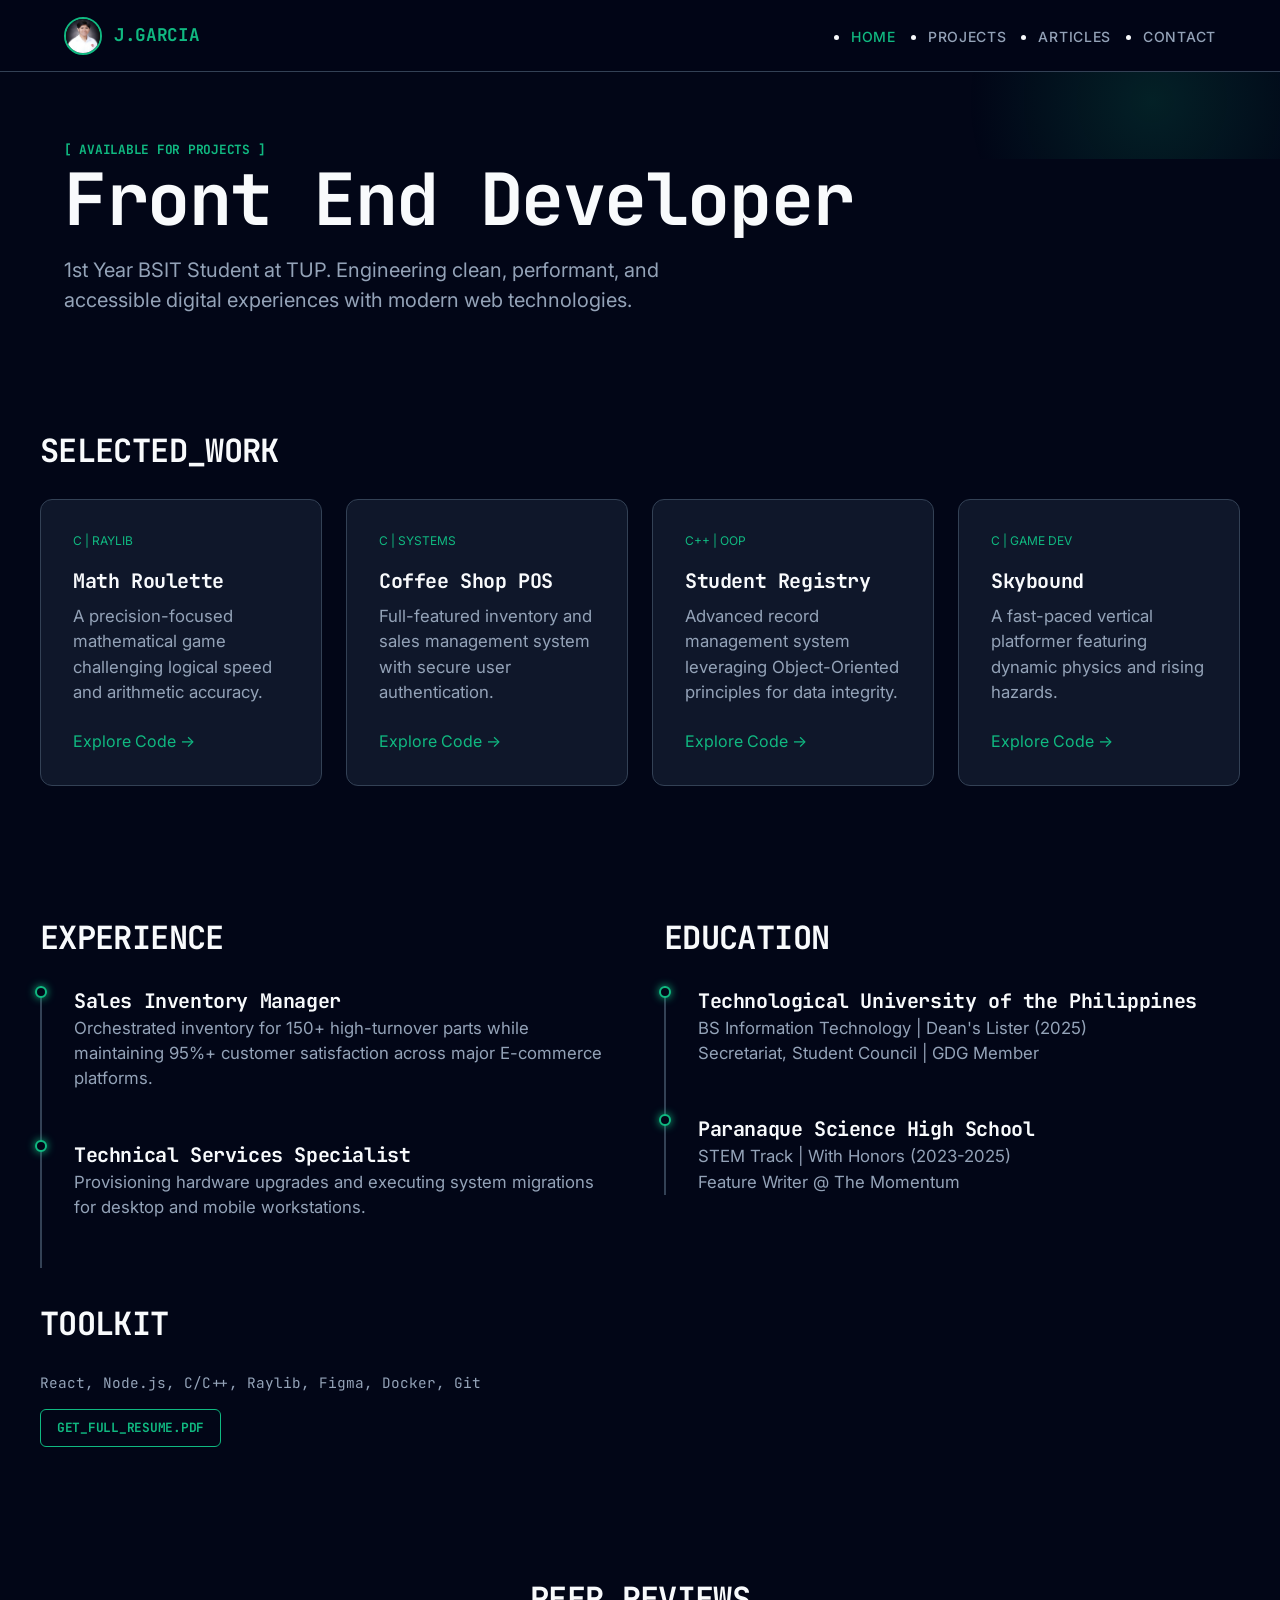
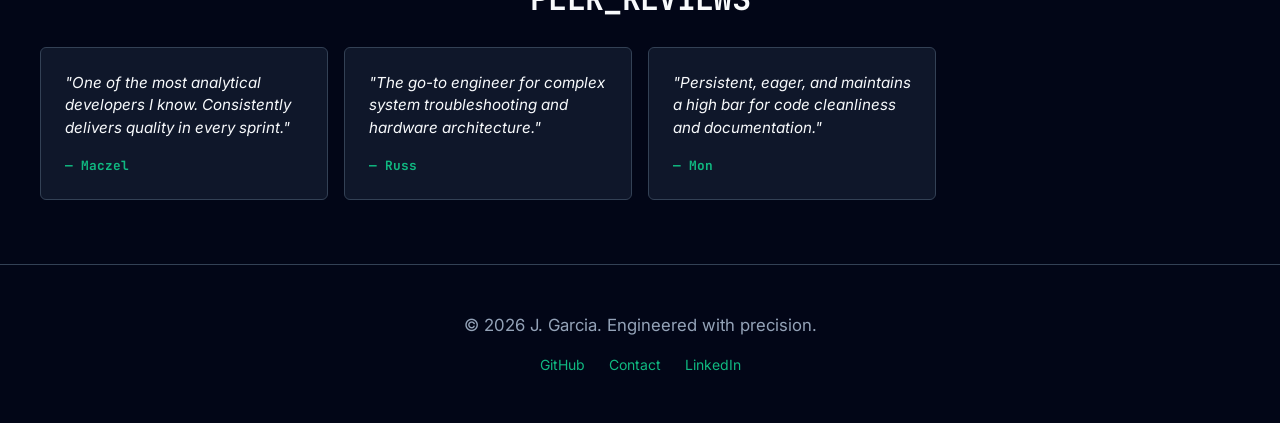
<file: index.html>
<!DOCTYPE html>
<html lang="en-US">
<head>
    <meta charset="utf-8">
    <meta name="viewport" content="width=device-width, initial-scale=1.0">
    <meta name="description" content="Portfolio of Jazzpher Garcia - Front End Developer and BSIT Student at TUP.">
    <title>Jazzpher Garcia | Front End Developer</title>
    <link rel="stylesheet" href="css/style.css">
</head>
<body>

<header>
    <div class="container">
        <a href="index.html" class="logo" aria-label="Jazzpher Garcia Home">
            <img src="img/idpicnew2026.JPG" alt="">
            <span class="mono">J.GARCIA</span>
        </a>
        <nav>
            <ul role="list">
                <li><a href="index.html" class="active">Home</a></li>
                <li><a href="projects.html">Projects</a></li>
                <li><a href="articles.html">Articles</a></li>
                <li><a href="contact.html">Contact</a></li>
            </ul>
        </nav>
    </div>
</header>

<main>
    <!-- Hero Section -->
    <section class="hero reveal">
        <div class="container">
            <span class="mono" style="color: var(--accent); font-size: 0.8rem;">[ AVAILABLE FOR PROJECTS ]</span>
            <h1>Front End Developer</h1>
            <p>1st Year BSIT Student at TUP. Engineering clean, performant, and accessible digital experiences with modern web technologies.</p>
        </div>
    </section>

    <!-- Projects Section -->
    <section class="section container">
        <h2 class="mono reveal">SELECTED_WORK</h2>
        <div class="grid">
            <article class="card reveal" style="animation-delay: 0.1s;">
                <span class="meta">C | Raylib</span>
                <h3>Math Roulette</h3>
                <p>A precision-focused mathematical game challenging logical speed and arithmetic accuracy.</p>
                <a href="https://github.com/daschundchilde/MATH-ROULETTE" target="_blank" rel="noopener">Explore Code &rarr;</a>
            </article>
            
            <article class="card reveal" style="animation-delay: 0.2s;">
                <span class="meta">C | Systems</span>
                <h3>Coffee Shop POS</h3>
                <p>Full-featured inventory and sales management system with secure user authentication.</p>
                <a href="https://github.com/daschundchilde/COFFEE-SHOP-SYSTEM" target="_blank" rel="noopener">Explore Code &rarr;</a>
            </article>
            
            <article class="card reveal" style="animation-delay: 0.3s;">
                <span class="meta">C++ | OOP</span>
                <h3>Student Registry</h3>
                <p>Advanced record management system leveraging Object-Oriented principles for data integrity.</p>
                <a href="https://github.com/daschundchilde/SCHOOL-RECORD-SYSTEM" target="_blank" rel="noopener">Explore Code &rarr;</a>
            </article>
            
            <article class="card reveal" style="animation-delay: 0.4s;">
                <span class="meta">C | Game Dev</span>
                <h3>Skybound</h3>
                <p>A fast-paced vertical platformer featuring dynamic physics and rising hazards.</p>
                <a href="https://github.com/daschundchilde/SKYBOUND" target="_blank" rel="noopener">Explore Code &rarr;</a>
            </article>
        </div>
    </section>

    <!-- Experience & Education -->
    <section class="section container">
        <div style="display: grid; grid-template-columns: repeat(auto-fit, minmax(320px, 1fr)); gap: var(--space-12);">
            
            <div class="reveal">
                <h2 class="mono">EXPERIENCE</h2>
                <div class="timeline-item">
                    <h3>Sales Inventory Manager</h3>
                    <p>Orchestrated inventory for 150+ high-turnover parts while maintaining 95%+ customer satisfaction across major E-commerce platforms.</p>
                </div>
                <div class="timeline-item">
                    <h3>Technical Services Specialist</h3>
                    <p>Provisioning hardware upgrades and executing system migrations for desktop and mobile workstations.</p>
                </div>
                
                <div style="margin-top: var(--space-8);">
                    <h2 class="mono">TOOLKIT</h2>
                    <p style="font-family: 'JetBrains Mono', monospace; font-size: 0.9rem;">
                        React, Node.js, C/C++, Raylib, Figma, Docker, Git
                    </p>
                    <a href="RESUME.pdf" target="_blank" class="mono" style="display: inline-block; margin-top: var(--space-4); font-size: 0.8rem; border: 1px solid var(--accent); padding: var(--space-2) var(--space-4); border-radius: var(--radius-sm);">
                        GET_FULL_RESUME.PDF
                    </a>
                </div>
            </div>

            <div class="reveal" style="animation-delay: 0.2s;">
                <h2 class="mono">EDUCATION</h2>
                <div class="timeline-item">
                    <h3>Technological University of the Philippines</h3>
                    <p>BS Information Technology | Dean's Lister (2025)<br>Secretariat, Student Council | GDG Member</p>
                </div>
                <div class="timeline-item">
                    <h3>Paranaque Science High School</h3>
                    <p>STEM Track | With Honors (2023-2025)<br>Feature Writer @ The Momentum</p>
                </div>
            </div>

        </div>
    </section>

    <!-- Testimonials -->
    <section class="section container">
        <h2 class="mono reveal" style="text-align: center;">PEER_REVIEWS</h2>
        <div class="testimonial-grid">
            <div class="testimonial-card reveal" style="animation-delay: 0.1s;">
                <blockquote cite="Maczel">"One of the most analytical developers I know. Consistently delivers quality in every sprint."</blockquote>
                <cite>&mdash; Maczel</cite>
            </div>
            <div class="testimonial-card reveal" style="animation-delay: 0.2s;">
                <blockquote cite="Russ">"The go-to engineer for complex system troubleshooting and hardware architecture."</blockquote>
                <cite>&mdash; Russ</cite>
            </div>
            <div class="testimonial-card reveal" style="animation-delay: 0.3s;">
                <blockquote cite="Mon">"Persistent, eager, and maintains a high bar for code cleanliness and documentation."</blockquote>
                <cite>&mdash; Mon</cite>
            </div>
        </div>
    </section>
</main>

<footer>
    <div class="container">
        <p>&copy; 2026 J. Garcia. Engineered with precision.</p>
        <div style="margin-top: var(--space-4); display: flex; justify-content: center; gap: var(--space-6);">
            <a href="https://github.com/daschundchilde" target="_blank" rel="noopener">GitHub</a>
            <a href="contact.html">Contact</a>
            <a href="https://linkedin.com" target="_blank" rel="noopener">LinkedIn</a>
        </div>
    </div>
</footer>

<script>
    // Senior Dev Polish: Intersection Observer for Reveal Animations
    const observerOptions = {
        threshold: 0.1,
        rootMargin: '0px 0px -50px 0px'
    };

    const observer = new IntersectionObserver((entries) => {
        entries.forEach(entry => {
            if (entry.isIntersecting) {
                entry.target.style.animationPlayState = 'running';
                entry.target.classList.add('visible');
                observer.unobserve(entry.target);
            }
        });
    }, observerOptions);

    document.querySelectorAll('.reveal').forEach(el => {
        el.style.animationPlayState = 'paused';
        observer.observe(el);
    });
</script>

</body>
</html>
</file>
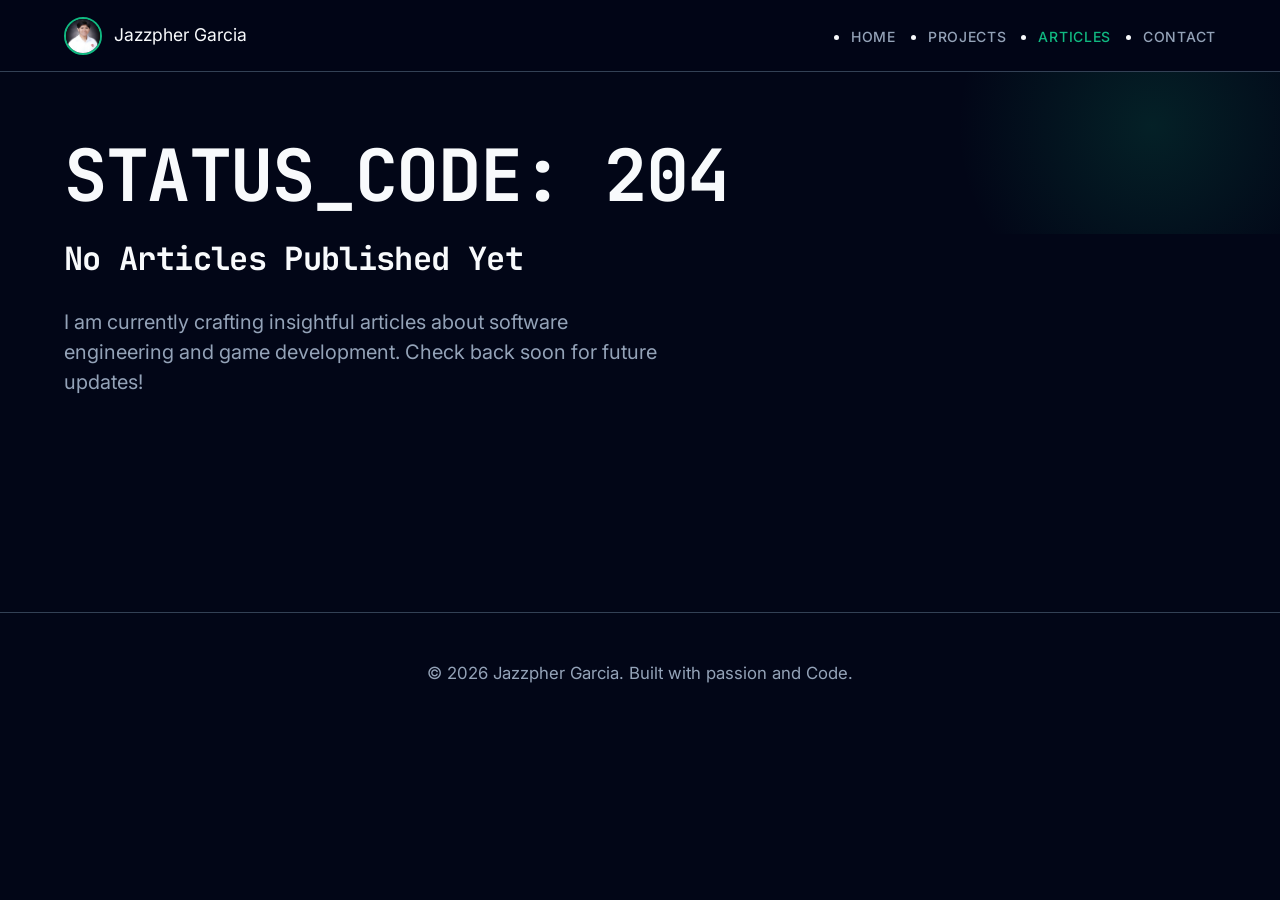
<file: articles.html>
<!DOCTYPE html>
<html lang="en-US">
<head>
    <meta charset="utf-8">
    <meta name="viewport" content="width=device-width, initial-scale=1.0">
    <title>Articles | Jazzpher Garcia</title>
    <link rel="stylesheet" href="css/style.css">
</head>
<body>

<header>
    <div class="container">
        <div class="logo">
            <img src="img/idpicnew2026.JPG" alt="Jazzpher Garcia">
            <span>Jazzpher Garcia</span>
        </div>
        <nav>
            <ul>
                <li><a href="index.html">Home</a></li>
                <li><a href="projects.html">Projects</a></li>
                <li><a href="articles.html" class="active">Articles</a></li>
                <li><a href="contact.html">Contact</a></li>
            </ul>
        </nav>
    </div>
</header>

<main>
    <section class="hero" style="min-height: 60vh;">
        <div class="container">
            <h1 class="mono">STATUS_CODE: 204</h1>
            <h2 style="margin-top: 20px;">No Articles Published Yet</h2>
            <p style="margin-top: 16px; color: var(--text-secondary);">I am currently crafting insightful articles about software engineering and game development. Check back soon for future updates!</p>
        </div>
    </section>
</main>

<footer>
    <div class="container">
        <p>&copy; 2026 Jazzpher Garcia. Built with passion and Code.</p>
    </div>
</footer>

</body>
</html>
</file>
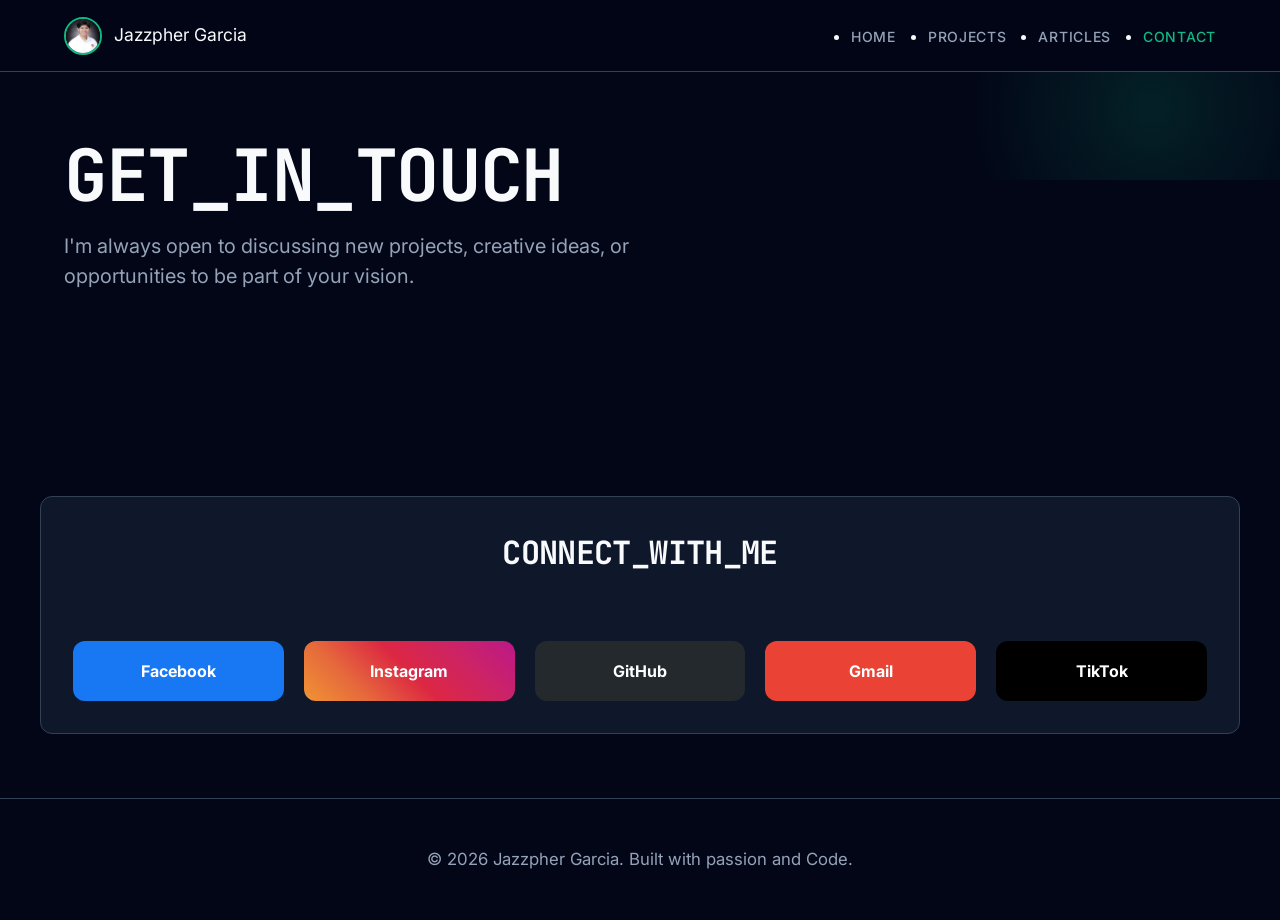
<file: contact.html>
<!DOCTYPE html>
<html lang="en-US">
<head>
    <meta charset="utf-8">
    <meta name="viewport" content="width=device-width, initial-scale=1.0">
    <title>Contact | Jazzpher Garcia</title>
    <link rel="stylesheet" href="css/style.css">
    <style>
        .contact-grid {
            display: grid;
            grid-template-columns: repeat(auto-fit, minmax(200px, 1fr));
            gap: 20px;
            margin-top: 40px;
        }
        .contact-btn {
            display: flex;
            align-items: center;
            justify-content: center;
            height: 60px;
            border-radius: 12px;
            font-weight: 700;
            color: white !important;
            transition: transform 0.3s ease;
        }
        .contact-btn:hover {
            transform: scale(1.05);
            text-shadow: none;
        }
    </style>
</head>
<body>

<header>
    <div class="container">
        <div class="logo">
            <img src="img/idpicnew2026.JPG" alt="Jazzpher Garcia">
            <span>Jazzpher Garcia</span>
        </div>
        <nav>
            <ul>
                <li><a href="index.html">Home</a></li>
                <li><a href="projects.html">Projects</a></li>
                <li><a href="articles.html">Articles</a></li>
                <li><a href="contact.html" class="active">Contact</a></li>
            </ul>
        </nav>
    </div>
</header>

<main>
    <section class="hero" style="min-height: 40vh;">
        <div class="container">
            <h1>GET_IN_TOUCH</h1>
            <p>I'm always open to discussing new projects, creative ideas, or opportunities to be part of your vision.</p>
        </div>
    </section>

    <section class="section container">
        <div class="card" style="text-align: center;">
            <h2 class="mono">CONNECT_WITH_ME</h2>
            <div class="contact-grid">
                <a href="https://www.facebook.com/schsnd" target="_blank" class="contact-btn" style="background: #1877f2;">Facebook</a>
                <a href="https://www.instagram.com/schub_0/" target="_blank" class="contact-btn" style="background: linear-gradient(45deg, #f09433, #e6683c, #dc2743, #cc2366, #bc1888);">Instagram</a>
                <a href="https://github.com/daschundchilde" target="_blank" class="contact-btn" style="background: #24292e;">GitHub</a>
                <a href="mailto:garciajazzpher@gmail.com" target="_blank" class="contact-btn" style="background: #ea4335;">Gmail</a>
                <a href="#" target="_blank" class="contact-btn" style="background: #000000;">TikTok</a>
            </div>
        </div>
    </section>
</main>

<footer>
    <div class="container">
        <p>&copy; 2026 Jazzpher Garcia. Built with passion and Code.</p>
    </div>
</footer>

</body>
</html>
</file>
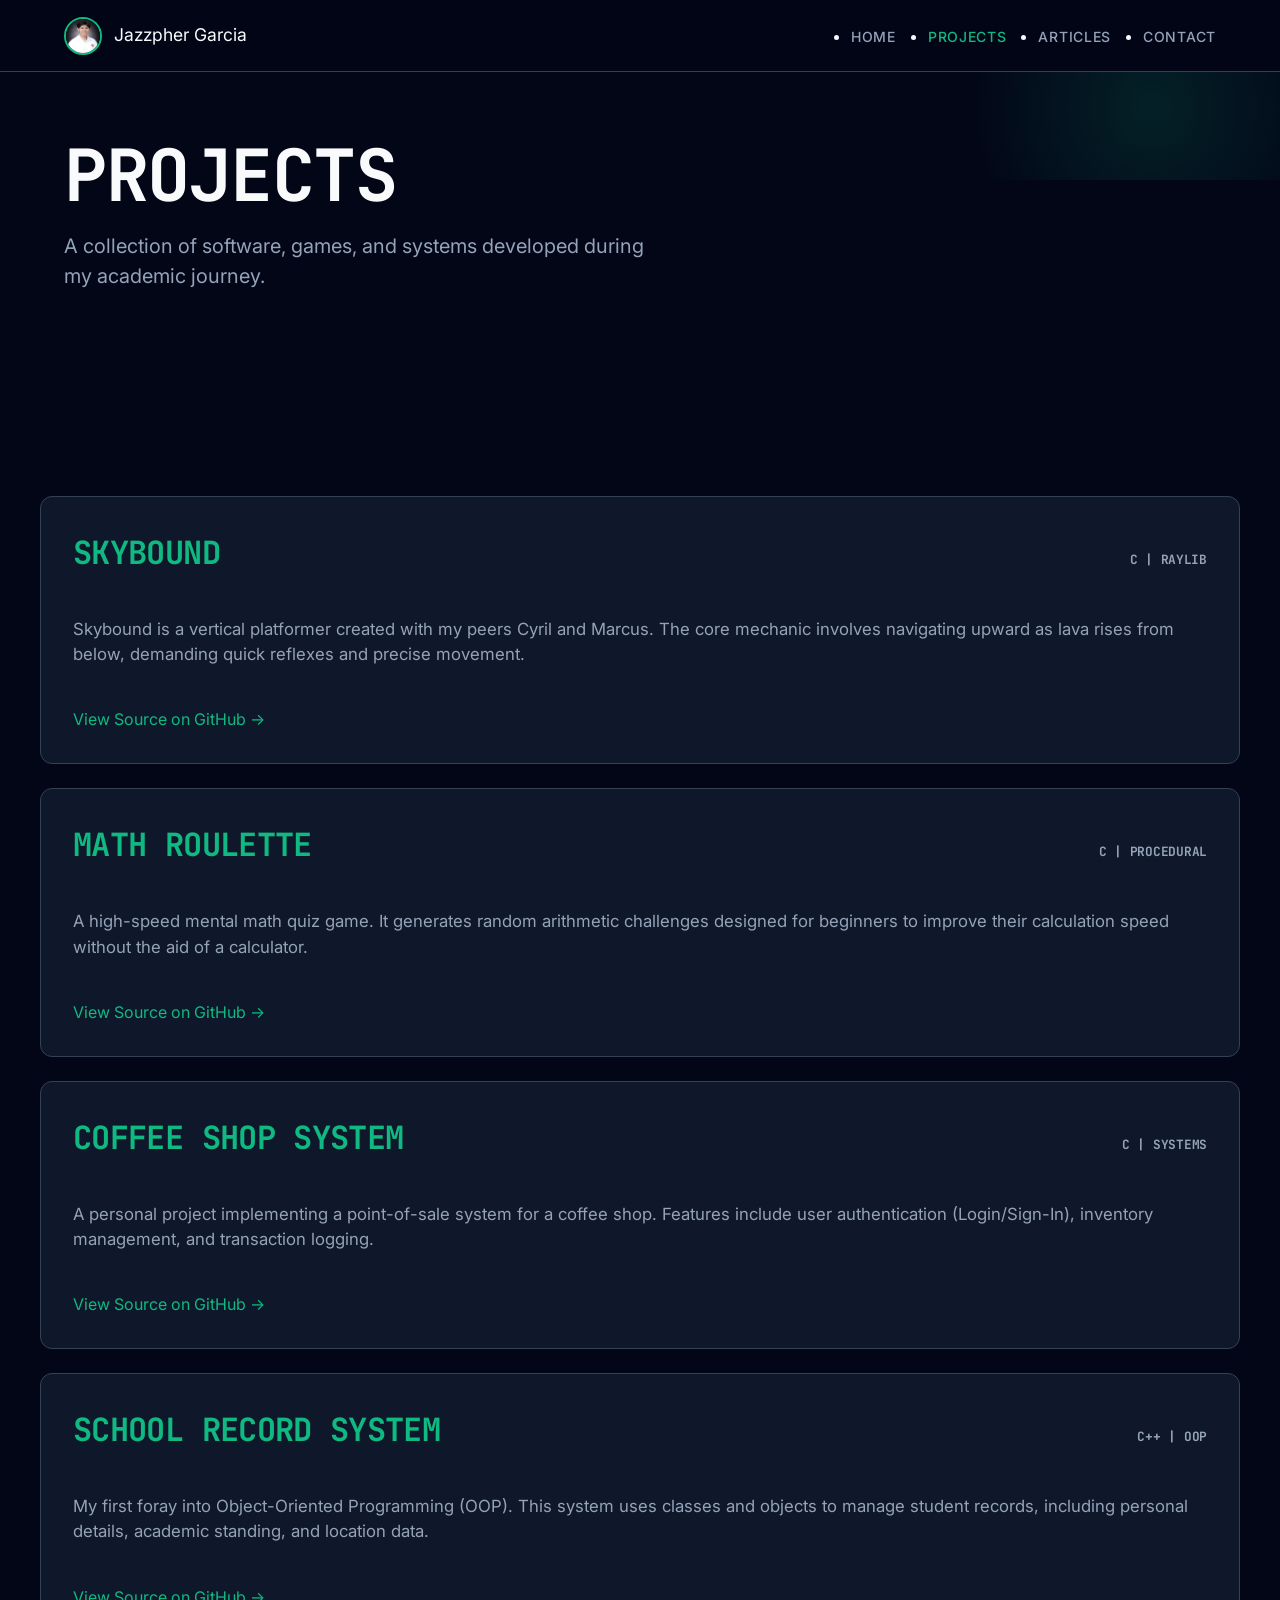
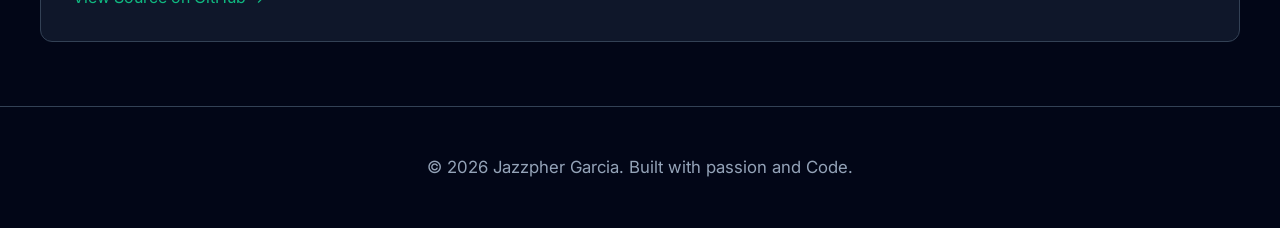
<file: projects.html>
<!DOCTYPE html>
<html lang="en-US">
<head>
    <meta charset="utf-8">
    <meta name="viewport" content="width=device-width, initial-scale=1.0">
    <title>Projects | Jazzpher Garcia</title>
    <link rel="stylesheet" href="css/style.css">
</head>
<body>

<header>
    <div class="container">
        <div class="logo">
            <img src="img/idpicnew2026.JPG" alt="Jazzpher Garcia">
            <span>Jazzpher Garcia</span>
        </div>
        <nav>
            <ul>
                <li><a href="index.html">Home</a></li>
                <li><a href="projects.html" class="active">Projects</a></li>
                <li><a href="articles.html">Articles</a></li>
                <li><a href="contact.html">Contact</a></li>
            </ul>
        </nav>
    </div>
</header>

<main>
    <section class="hero" style="min-height: 40vh;">
        <div class="container">
            <h1>PROJECTS</h1>
            <p>A collection of software, games, and systems developed during my academic journey.</p>
        </div>
    </section>

    <section class="section container">
        <div class="grid" style="grid-template-columns: 1fr;">
            
            <article class="card" style="display: flex; flex-direction: column; gap: 16px;">
                <div style="display: flex; justify-content: space-between; align-items: baseline;">
                    <h2 class="mono" style="color: var(--accent);">SKYBOUND</h2>
                    <span class="mono" style="font-size: 0.8rem; color: var(--text-secondary);">C | RAYLIB</span>
                </div>
                <p>Skybound is a vertical platformer created with my peers Cyril and Marcus. The core mechanic involves navigating upward as lava rises from below, demanding quick reflexes and precise movement.</p>
                <a href="https://github.com/daschundchilde/SKYBOUND" target="_blank">View Source on GitHub &rarr;</a>
            </article>

            <article class="card" style="display: flex; flex-direction: column; gap: 16px;">
                <div style="display: flex; justify-content: space-between; align-items: baseline;">
                    <h2 class="mono" style="color: var(--accent);">MATH ROULETTE</h2>
                    <span class="mono" style="font-size: 0.8rem; color: var(--text-secondary);">C | PROCEDURAL</span>
                </div>
                <p>A high-speed mental math quiz game. It generates random arithmetic challenges designed for beginners to improve their calculation speed without the aid of a calculator.</p>
                <a href="https://github.com/daschundchilde/MATH-ROULETTE" target="_blank">View Source on GitHub &rarr;</a>
            </article>

            <article class="card" style="display: flex; flex-direction: column; gap: 16px;">
                <div style="display: flex; justify-content: space-between; align-items: baseline;">
                    <h2 class="mono" style="color: var(--accent);">COFFEE SHOP SYSTEM</h2>
                    <span class="mono" style="font-size: 0.8rem; color: var(--text-secondary);">C | SYSTEMS</span>
                </div>
                <p>A personal project implementing a point-of-sale system for a coffee shop. Features include user authentication (Login/Sign-In), inventory management, and transaction logging.</p>
                <a href="https://github.com/daschundchilde/COFFEE-SHOP-SYSTEM" target="_blank">View Source on GitHub &rarr;</a>
            </article>

            <article class="card" style="display: flex; flex-direction: column; gap: 16px;">
                <div style="display: flex; justify-content: space-between; align-items: baseline;">
                    <h2 class="mono" style="color: var(--accent);">SCHOOL RECORD SYSTEM</h2>
                    <span class="mono" style="font-size: 0.8rem; color: var(--text-secondary);">C++ | OOP</span>
                </div>
                <p>My first foray into Object-Oriented Programming (OOP). This system uses classes and objects to manage student records, including personal details, academic standing, and location data.</p>
                <a href="https://github.com/daschundchilde/SCHOOL-RECORD-SYSTEM" target="_blank">View Source on GitHub &rarr;</a>
            </article>

        </div>
    </section>
</main>

<footer>
    <div class="container">
        <p>&copy; 2026 Jazzpher Garcia. Built with passion and Code.</p>
    </div>
</footer>

</body>
</html>
</file>
<file: css/style.css>
/* 
  Senior Developer CSS Foundation - Tech Minimalist v2
  Focus: Scalability, Performance, and UX Polish
*/

@import url('https://fonts.googleapis.com/css2?family=Inter:ital,opsz,wght@0,14..32,100..900;1,14..32,100..900&family=JetBrains+Mono:ital,wght@0,100..800;1,100..800&display=swap');

:root {
    /* Color Palette */
    --bg-main: #020617;
    --bg-surface: #0f172a;
    --bg-surface-elevated: #1e293b;
    --accent: #10b981;
    --accent-hover: #34d399;
    --accent-glow: rgba(16, 185, 129, 0.15);
    
    /* Text Colors */
    --text-primary: #f8fafc;
    --text-secondary: #94a3b8;
    --text-muted: #64748b;
    
    /* Borders & Lines */
    --border: #334155;
    --border-bright: #475569;
    
    /* Spacing Scale (8pt grid) */
    --space-1: 4px;
    --space-2: 8px;
    --space-3: 12px;
    --space-4: 16px;
    --space-6: 24px;
    --space-8: 32px;
    --space-12: 48px;
    --space-16: 64px;
    
    /* Misc */
    --radius-sm: 6px;
    --radius-md: 12px;
    --radius-lg: 20px;
    --header-height: 72px;
    --transition-base: all 0.25s cubic-bezier(0.4, 0, 0.2, 1);
}

/* 1. Modern CSS Reset */
*, *::before, *::after {
    box-sizing: border-box;
    margin: 0;
    padding: 0;
}

html {
    scroll-behavior: smooth;
    -webkit-text-size-adjust: none;
    text-size-adjust: none;
}

body {
    background-color: var(--bg-main);
    color: var(--text-primary);
    font-family: 'Inter', system-ui, -apple-system, sans-serif;
    line-height: 1.5;
    -webkit-font-smoothing: antialiased;
    min-height: 100dvh;
}

/* 2. Typography */
h1, h2, h3, h4, .mono {
    font-family: 'JetBrains Mono', monospace;
    font-weight: 700;
    letter-spacing: -0.02em;
}

h1 { font-size: clamp(2.5rem, 10vw, 4.5rem); line-height: 1.1; }
h2 { font-size: clamp(1.5rem, 5vw, 2rem); margin-bottom: var(--space-6); }
h3 { font-size: 1.25rem; }

p { font-size: 1.05rem; color: var(--text-secondary); }

a {
    color: var(--accent);
    text-decoration: none;
    transition: var(--transition-base);
}

a:hover {
    color: var(--accent-hover);
}

/* 3. Layout */
.container {
    max-width: 1200px;
    margin: 0 auto;
    padding: 0 var(--space-6);
}

.section {
    padding: var(--space-16) 0;
}

/* 4. Components */

/* Navigation - Glassmorphism optimized */
header {
    height: var(--header-height);
    background: rgba(2, 6, 23, 0.7);
    backdrop-filter: blur(16px);
    -webkit-backdrop-filter: blur(16px);
    border-bottom: 1px solid var(--border);
    position: sticky;
    top: 0;
    z-index: 1000;
}

header .container {
    height: 100%;
    display: flex;
    align-items: center;
    justify-content: space-between;
}

.logo {
    display: flex;
    align-items: center;
    gap: var(--space-3);
    font-size: 1.1rem;
}

.logo img {
    width: 38px;
    height: 38px;
    border-radius: 50%;
    border: 2px solid var(--accent);
    object-fit: cover;
}

nav ul {
    display: flex;
    gap: var(--space-8);
}

nav a {
    color: var(--text-secondary);
    font-size: 0.875rem;
    font-weight: 500;
    text-transform: uppercase;
    letter-spacing: 0.05em;
}

nav a:hover, nav a.active {
    color: var(--accent);
}

/* Hero Section */
.hero {
    padding: var(--space-16) 0 var(--space-12);
    position: relative;
    overflow: hidden;
}

.hero::after {
    content: '';
    position: absolute;
    top: -10%;
    right: -10%;
    width: 40%;
    height: 40%;
    background: radial-gradient(circle, var(--accent-glow) 0%, transparent 70%);
    z-index: -1;
}

.hero p {
    max-width: 600px;
    margin-top: var(--space-4);
    font-size: 1.25rem;
}

/* Grid System */
.grid {
    display: grid;
    grid-template-columns: repeat(auto-fit, minmax(280px, 1fr));
    gap: var(--space-6);
}

/* Modern Card */
.card {
    background: var(--bg-surface);
    border: 1px solid var(--border);
    padding: var(--space-8);
    border-radius: var(--radius-md);
    transition: var(--transition-base);
    display: flex;
    flex-direction: column;
    height: 100%;
}

.card:hover {
    border-color: var(--accent);
    background: var(--bg-surface-elevated);
    transform: translateY(-4px);
    box-shadow: 0 12px 24px -10px rgba(0, 0, 0, 0.5);
}

.card h3 {
    margin-bottom: var(--space-2);
    color: var(--text-primary);
}

.card .meta {
    font-size: 0.75rem;
    color: var(--accent);
    text-transform: uppercase;
    margin-bottom: var(--space-4);
    display: block;
}

.card p {
    margin-bottom: var(--space-6);
    flex-grow: 1;
}

/* Timeline */
.timeline-item {
    padding-left: var(--space-8);
    border-left: 2px solid var(--border);
    padding-bottom: var(--space-12);
    position: relative;
}

.timeline-item:last-child {
    padding-bottom: 0;
}

.timeline-item::before {
    content: '';
    position: absolute;
    left: -7px;
    top: 0;
    width: 12px;
    height: 12px;
    border-radius: 50%;
    background: var(--bg-main);
    border: 2px solid var(--accent);
    box-shadow: 0 0 8px var(--accent);
}

/* Testimonials */
.testimonial-grid {
    display: grid;
    grid-template-columns: repeat(auto-fill, minmax(260px, 1fr));
    gap: var(--space-4);
}

.testimonial-card {
    background: var(--bg-surface);
    border: 1px solid var(--border);
    padding: var(--space-6);
    border-radius: var(--radius-sm);
    position: relative;
}

.testimonial-card blockquote {
    color: var(--text-primary);
    font-style: italic;
    font-size: 0.95rem;
    margin-bottom: var(--space-4);
}

.testimonial-card cite {
    display: block;
    color: var(--accent);
    font-weight: 700;
    font-style: normal;
    font-family: 'JetBrains Mono', monospace;
    font-size: 0.8rem;
}

/* Footer */
footer {
    padding: var(--space-12) 0;
    border-top: 1px solid var(--border);
    color: var(--text-muted);
    font-size: 0.875rem;
    text-align: center;
}

/* Utility: Entrance Animation */
@keyframes fadeInUp {
    from { opacity: 0; transform: translateY(20px); }
    to { opacity: 1; transform: translateY(0); }
}

.reveal {
    animation: fadeInUp 0.6s ease-out forwards;
}

/* 5. Mobile Optimization */
@media (max-width: 768px) {
    :root {
        --header-height: 64px;
    }
    
    .section {
        padding: var(--space-12) 0;
    }
    
    nav ul {
        gap: var(--space-4);
    }
    
    nav a {
        font-size: 0.75rem;
    }
}
</file>
